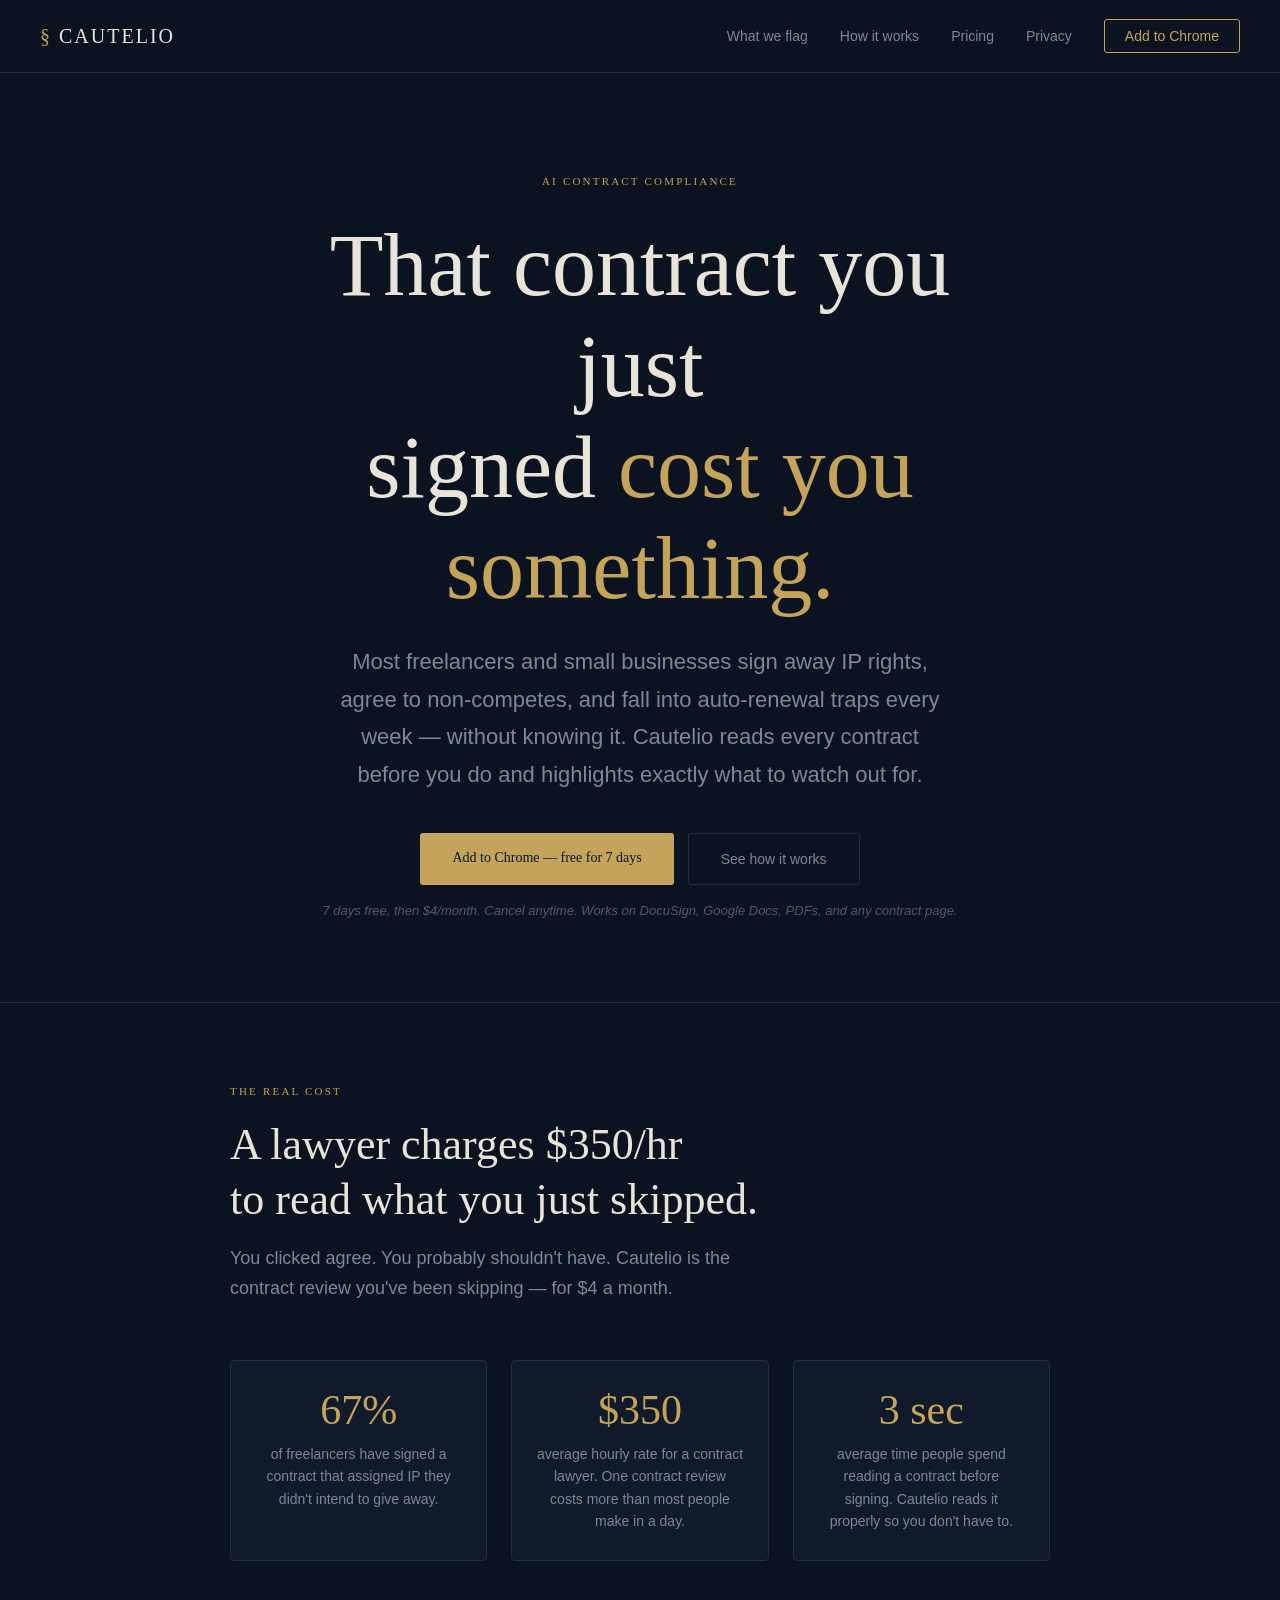
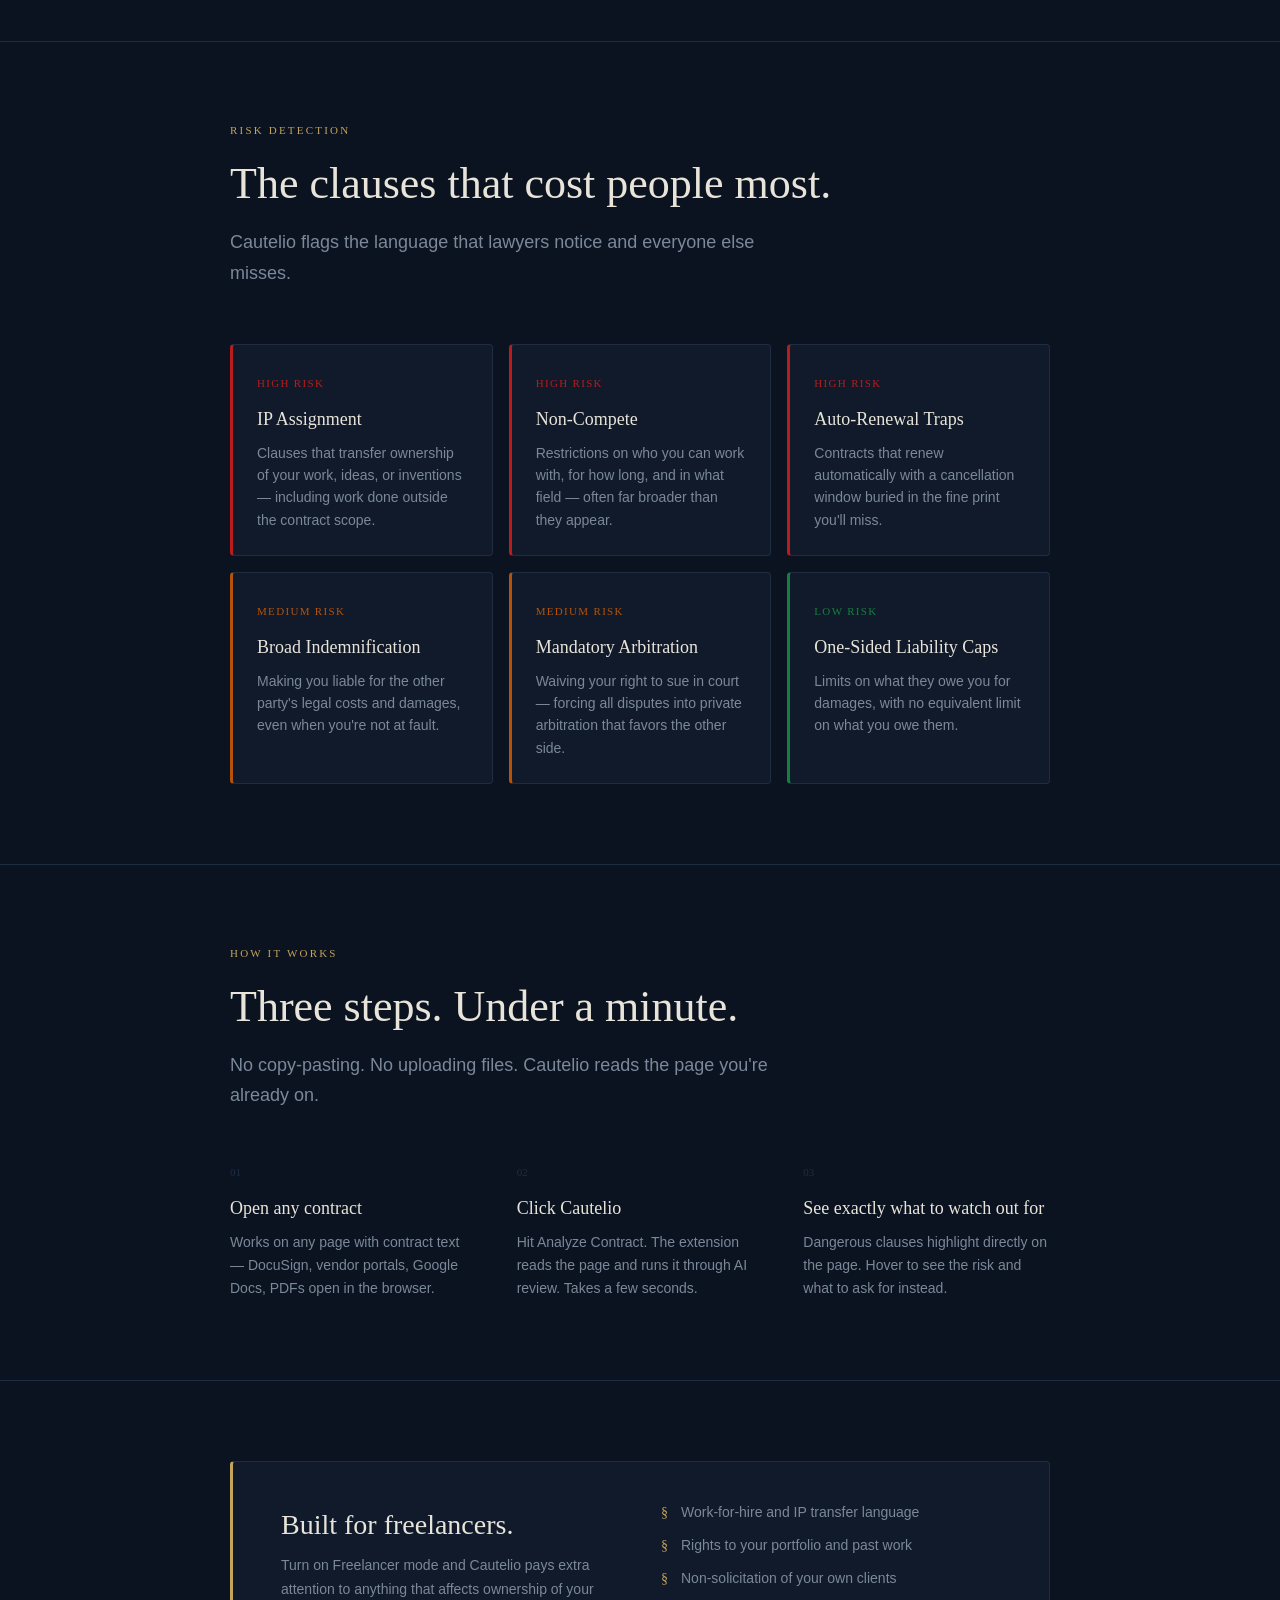
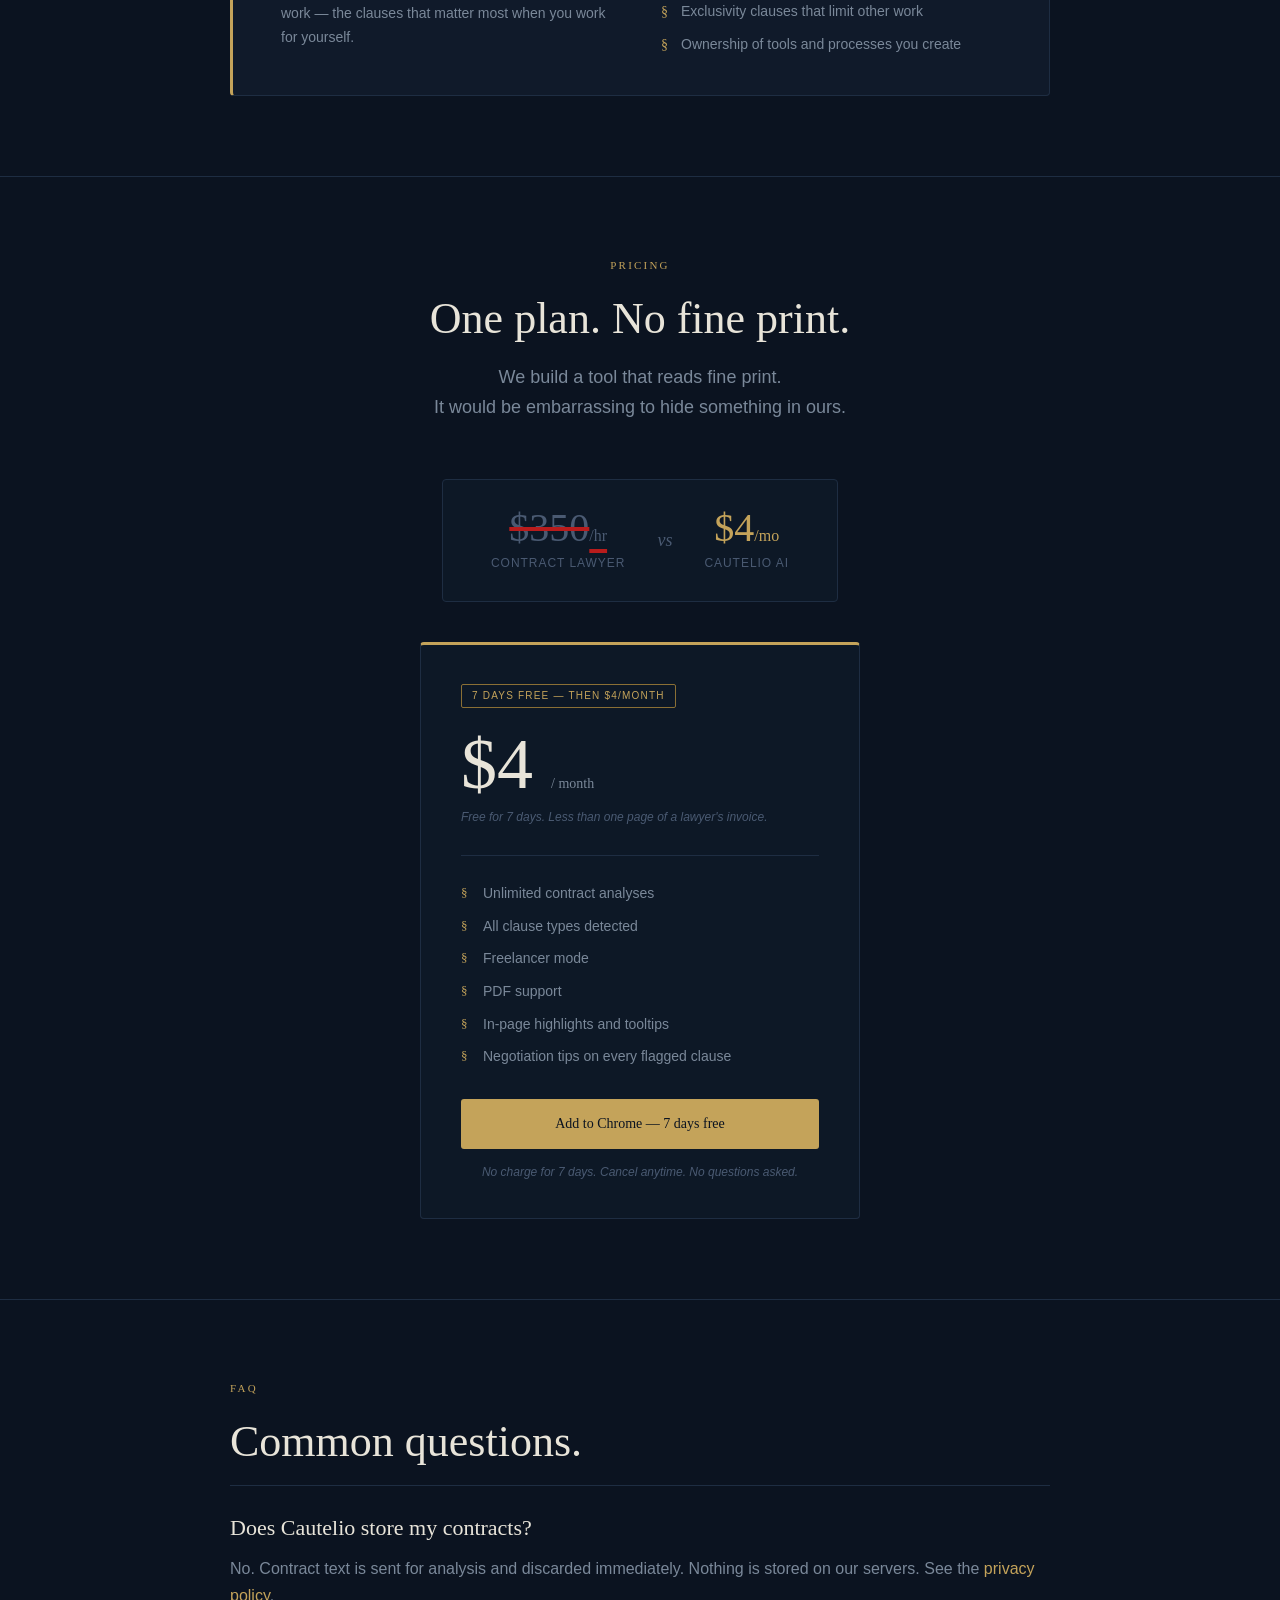
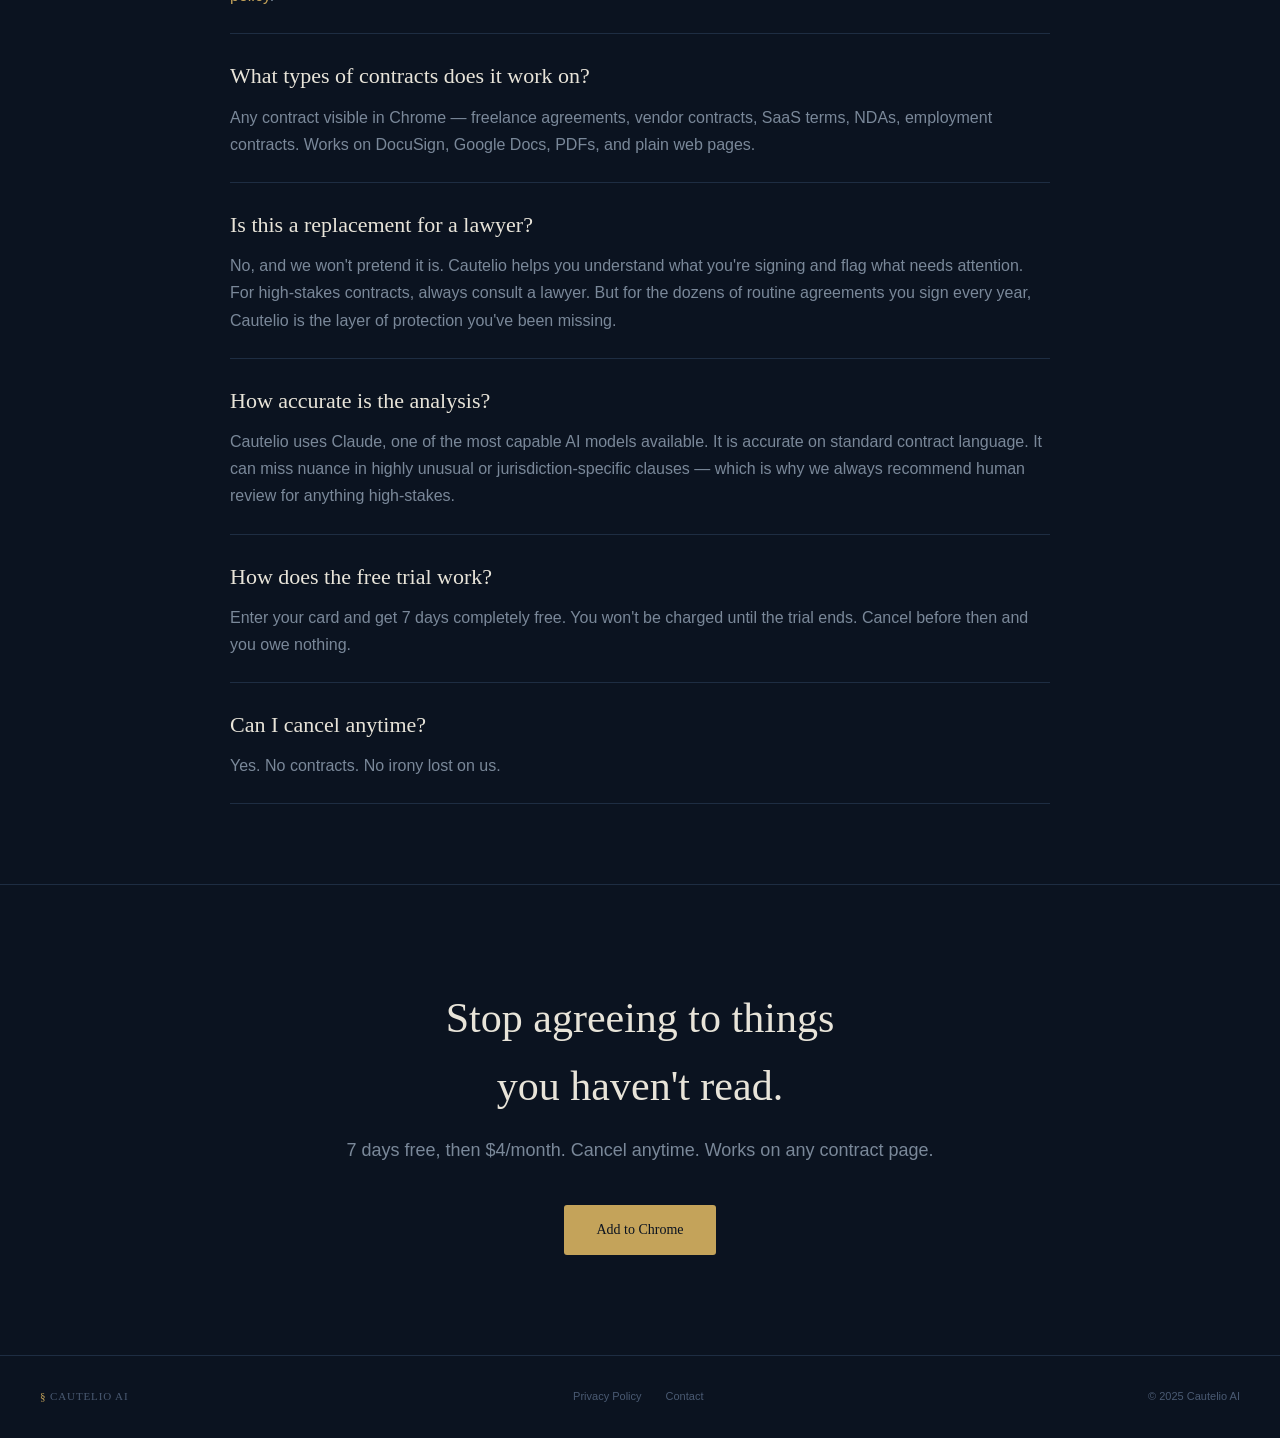
<file: website/index.html>
<!DOCTYPE html>
<html lang="en">
<head>
  <meta charset="UTF-8" />
  <meta name="viewport" content="width=device-width, initial-scale=1.0" />
  <title>Cautelio AI — Read Before You Sign</title>
  <meta name="description" content="AI contract compliance for freelancers and small businesses. Highlights dangerous clauses, explains each risk in plain English, and tells you what to negotiate. $4/month." />
  <link rel="stylesheet" href="style.css" />
  <script>
    const STRIPE_LINK = "https://buy.stripe.com/cNi14nbPQ8MIg3N9Xy04801";
    const CHROME_STORE_LINK = "https://chromewebstore.google.com/detail/cautelio-ai/bkbgicbbpcbhophlfjoiconcnflfnfgg";
    function goToCheckout(e) {
      e.preventDefault();
      window.location.href = STRIPE_LINK;
    }
    function goToStore(e) {
      e.preventDefault();
      window.location.href = CHROME_STORE_LINK;
    }
  </script>
</head>
<body>

  <nav>
    <span class="nav-logo"><span class="mark">&sect;</span> CAUTELIO</span>
    <ul class="nav-links">
      <li><a href="#risk">What we flag</a></li>
      <li><a href="#how-it-works">How it works</a></li>
      <li><a href="#pricing">Pricing</a></li>
      <li><a href="privacy.html">Privacy</a></li>
      <li><a href="https://chromewebstore.google.com/detail/cautelio-ai/bkbgicbbpcbhophlfjoiconcnflfnfgg" onclick="goToStore(event)" class="nav-cta">Add to Chrome</a></li>
    </ul>
  </nav>

  <!-- Hero -->
  <div class="hero">
    <p class="hero-eyebrow">AI Contract Compliance</p>
    <h1>That contract you just<br />signed <em>cost you something.</em></h1>
    <p class="hero-sub">
      Most freelancers and small businesses sign away IP rights, agree to non-competes, and fall into auto-renewal traps every week — without knowing it. Cautelio reads every contract before you do and highlights exactly what to watch out for.
    </p>
    <div class="hero-actions">
      <a href="https://chromewebstore.google.com/detail/cautelio-ai/bkbgicbbpcbhophlfjoiconcnflfnfgg" onclick="goToStore(event)" class="btn-primary">Add to Chrome — free for 7 days</a>
      <a href="#how-it-works" class="btn-secondary">See how it works</a>
    </div>
    <p class="hero-note">7 days free, then $4/month. Cancel anytime. Works on DocuSign, Google Docs, PDFs, and any contract page.</p>
  </div>

  <hr class="divider" />

  <!-- Pain section -->
  <section class="pain-section">
    <p class="section-label">The real cost</p>
    <h2>A lawyer charges $350/hr<br />to read what you just skipped.</h2>
    <p class="lead">You clicked agree. You probably shouldn't have. Cautelio is the contract review you've been skipping — for $4 a month.</p>

    <div class="pain-grid">
      <div class="pain-item">
        <div class="pain-number">67%</div>
        <p>of freelancers have signed a contract that assigned IP they didn't intend to give away.</p>
      </div>
      <div class="pain-item">
        <div class="pain-number">$350</div>
        <p>average hourly rate for a contract lawyer. One contract review costs more than most people make in a day.</p>
      </div>
      <div class="pain-item">
        <div class="pain-number">3 sec</div>
        <p>average time people spend reading a contract before signing. Cautelio reads it properly so you don't have to.</p>
      </div>
    </div>
  </section>

  <hr class="divider" />

  <!-- What we flag -->
  <section id="risk">
    <p class="section-label">Risk Detection</p>
    <h2>The clauses that cost people most.</h2>
    <p class="lead">Cautelio flags the language that lawyers notice and everyone else misses.</p>

    <div class="risk-grid">
      <div class="risk-card high">
        <span class="risk-badge">High Risk</span>
        <h3>IP Assignment</h3>
        <p>Clauses that transfer ownership of your work, ideas, or inventions — including work done outside the contract scope.</p>
      </div>
      <div class="risk-card high">
        <span class="risk-badge">High Risk</span>
        <h3>Non-Compete</h3>
        <p>Restrictions on who you can work with, for how long, and in what field — often far broader than they appear.</p>
      </div>
      <div class="risk-card high">
        <span class="risk-badge">High Risk</span>
        <h3>Auto-Renewal Traps</h3>
        <p>Contracts that renew automatically with a cancellation window buried in the fine print you'll miss.</p>
      </div>
      <div class="risk-card medium">
        <span class="risk-badge">Medium Risk</span>
        <h3>Broad Indemnification</h3>
        <p>Making you liable for the other party's legal costs and damages, even when you're not at fault.</p>
      </div>
      <div class="risk-card medium">
        <span class="risk-badge">Medium Risk</span>
        <h3>Mandatory Arbitration</h3>
        <p>Waiving your right to sue in court — forcing all disputes into private arbitration that favors the other side.</p>
      </div>
      <div class="risk-card low">
        <span class="risk-badge">Low Risk</span>
        <h3>One-Sided Liability Caps</h3>
        <p>Limits on what they owe you for damages, with no equivalent limit on what you owe them.</p>
      </div>
    </div>
  </section>

  <hr class="divider" />

  <!-- How it works -->
  <section id="how-it-works">
    <p class="section-label">How it works</p>
    <h2>Three steps. Under a minute.</h2>
    <p class="lead">No copy-pasting. No uploading files. Cautelio reads the page you're already on.</p>

    <div class="steps">
      <div class="step">
        <div class="step-number">01</div>
        <h3>Open any contract</h3>
        <p>Works on any page with contract text — DocuSign, vendor portals, Google Docs, PDFs open in the browser.</p>
      </div>
      <div class="step">
        <div class="step-number">02</div>
        <h3>Click Cautelio</h3>
        <p>Hit Analyze Contract. The extension reads the page and runs it through AI review. Takes a few seconds.</p>
      </div>
      <div class="step">
        <div class="step-number">03</div>
        <h3>See exactly what to watch out for</h3>
        <p>Dangerous clauses highlight directly on the page. Hover to see the risk and what to ask for instead.</p>
      </div>
    </div>
  </section>

  <hr class="divider" />

  <!-- Freelancer callout -->
  <section style="padding: 80px 40px;">
    <div class="callout">
      <div class="callout-text">
        <h2>Built for freelancers.</h2>
        <p>Turn on Freelancer mode and Cautelio pays extra attention to anything that affects ownership of your work — the clauses that matter most when you work for yourself.</p>
      </div>
      <ul class="callout-list">
        <li>Work-for-hire and IP transfer language</li>
        <li>Rights to your portfolio and past work</li>
        <li>Non-solicitation of your own clients</li>
        <li>Exclusivity clauses that limit other work</li>
        <li>Ownership of tools and processes you create</li>
      </ul>
    </div>
  </section>

  <hr class="divider" />

  <!-- Pricing -->
  <section id="pricing" class="pricing-section">
    <p class="section-label">Pricing</p>
    <h2>One plan. No fine print.</h2>
    <p class="lead">We build a tool that reads fine print.<br />It would be embarrassing to hide something in ours.</p>

    <div class="pricing-wrapper">

      <div class="pricing-compare">
        <div class="compare-item">
          <div class="compare-cost dim">$350<span>/hr</span></div>
          <div class="compare-label">Contract lawyer</div>
        </div>
        <div class="compare-vs">vs</div>
        <div class="compare-item">
          <div class="compare-cost gold">$4<span>/mo</span></div>
          <div class="compare-label">Cautelio AI</div>
        </div>
      </div>

      <div class="pricing-card">
        <div class="pricing-badge">7 days free — then $4/month</div>
        <div class="pricing-amount">$4 <span>/ month</span></div>
        <p class="pricing-tagline">Free for 7 days. Less than one page of a lawyer's invoice.</p>

        <ul class="pricing-features">
          <li>Unlimited contract analyses</li>
          <li>All clause types detected</li>
          <li>Freelancer mode</li>
          <li>PDF support</li>
          <li>In-page highlights and tooltips</li>
          <li>Negotiation tips on every flagged clause</li>
        </ul>

        <a href="https://chromewebstore.google.com/detail/cautelio-ai/bkbgicbbpcbhophlfjoiconcnflfnfgg" onclick="goToStore(event)" class="btn-primary btn-block">Add to Chrome — 7 days free</a>
        <p class="pricing-note">No charge for 7 days. Cancel anytime. No questions asked.</p>
      </div>

    </div>
  </section>

  <hr class="divider" />

  <!-- FAQ -->
  <section id="faq">
    <p class="section-label">FAQ</p>
    <h2>Common questions.</h2>

    <div class="faq-list">
      <div class="faq-item">
        <h3>Does Cautelio store my contracts?</h3>
        <p>No. Contract text is sent for analysis and discarded immediately. Nothing is stored on our servers. See the <a href="privacy.html">privacy policy</a>.</p>
      </div>
      <div class="faq-item">
        <h3>What types of contracts does it work on?</h3>
        <p>Any contract visible in Chrome — freelance agreements, vendor contracts, SaaS terms, NDAs, employment contracts. Works on DocuSign, Google Docs, PDFs, and plain web pages.</p>
      </div>
      <div class="faq-item">
        <h3>Is this a replacement for a lawyer?</h3>
        <p>No, and we won't pretend it is. Cautelio helps you understand what you're signing and flag what needs attention. For high-stakes contracts, always consult a lawyer. But for the dozens of routine agreements you sign every year, Cautelio is the layer of protection you've been missing.</p>
      </div>
      <div class="faq-item">
        <h3>How accurate is the analysis?</h3>
        <p>Cautelio uses Claude, one of the most capable AI models available. It is accurate on standard contract language. It can miss nuance in highly unusual or jurisdiction-specific clauses — which is why we always recommend human review for anything high-stakes.</p>
      </div>
      <div class="faq-item">
        <h3>How does the free trial work?</h3>
        <p>Enter your card and get 7 days completely free. You won't be charged until the trial ends. Cancel before then and you owe nothing.</p>
      </div>
      <div class="faq-item">
        <h3>Can I cancel anytime?</h3>
        <p>Yes. No contracts. No irony lost on us.</p>
      </div>
    </div>
  </section>

  <!-- CTA -->
  <div class="cta-section">
    <h2>Stop agreeing to things<br />you haven't read.</h2>
    <p>7 days free, then $4/month. Cancel anytime. Works on any contract page.</p>
    <a href="https://chromewebstore.google.com/detail/cautelio-ai/bkbgicbbpcbhophlfjoiconcnflfnfgg" onclick="goToStore(event)" class="btn-primary">Add to Chrome</a>
  </div>

  <footer>
    <span class="footer-logo"><span class="mark">&sect;</span> CAUTELIO AI</span>
    <div class="footer-links">
      <a href="privacy.html">Privacy Policy</a>
      <a href="mailto:contact@cautelioai.xyz">Contact</a>
    </div>
    <span>&copy; 2025 Cautelio AI</span>
  </footer>

</body>
</html>
</file>
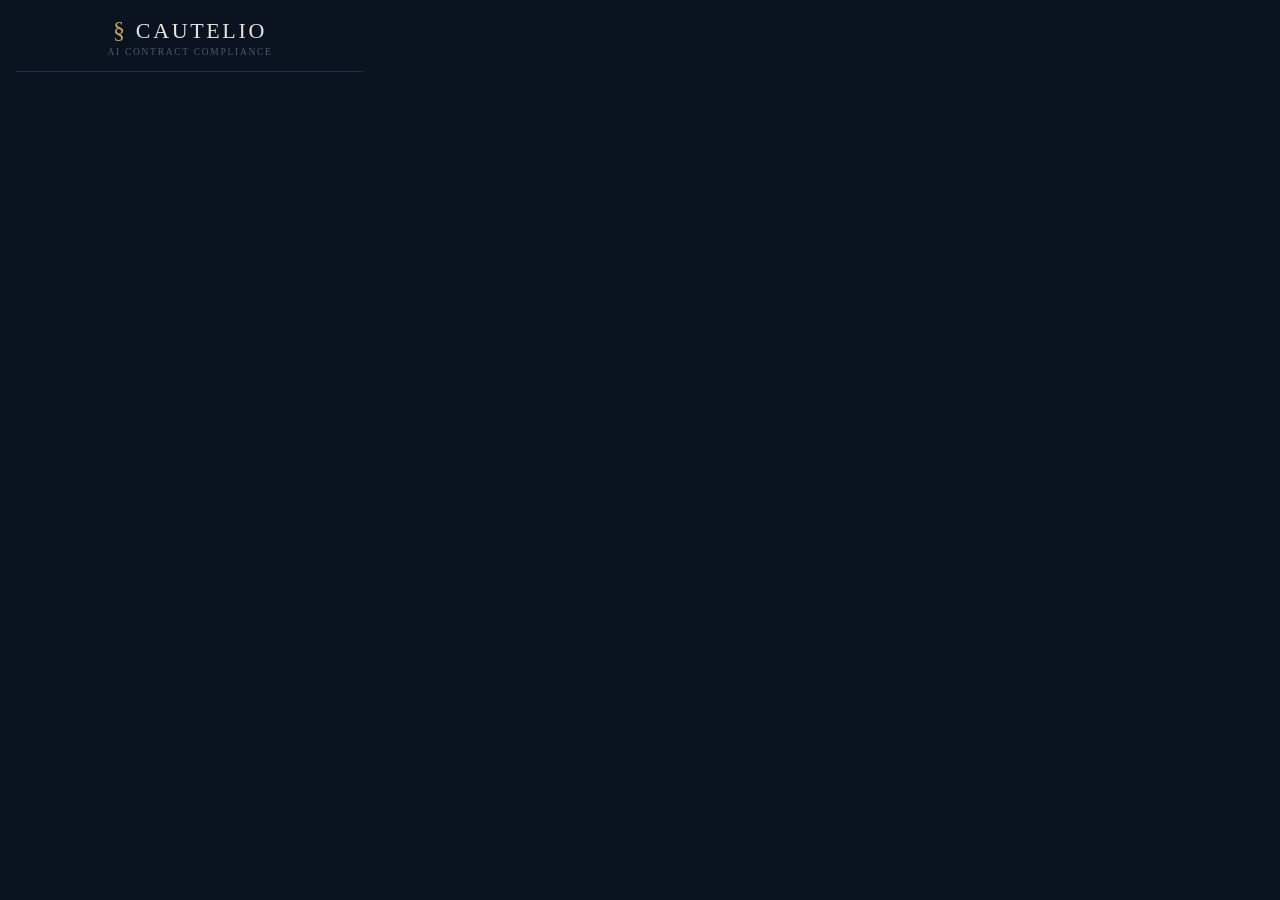
<file: extension/popup.html>
<!DOCTYPE html>
<html lang="en">
<head>
  <meta charset="utf-8" />
  <link rel="stylesheet" href="popup.css" />
</head>
<body>
  <div class="container">

    <header>
      <div class="logo">
        <span class="section-mark">&sect;</span> CAUTELIO
      </div>
      <div class="tagline">AI Contract Compliance</div>
    </header>

    <!-- Setup screen (no API key yet) -->
    <div id="setup" class="hidden">
      <p class="setup-intro">Paste your API key to activate Cautelio.</p>
      <input id="apiKeyInput" type="text" class="api-key-input"
             placeholder="caut_..." spellcheck="false" autocomplete="off" />
      <button id="saveKeyBtn" class="btn-analyze">Save Key</button>
      <div id="keyError" class="error-box hidden"></div>
      <p class="setup-link">
        No key yet?
        <a href="https://cautelioai.xyz/#pricing" target="_blank">Get a subscription →</a>
      </p>
    </div>

    <!-- Main screen -->
    <div id="main" class="hidden">
      <div class="controls">
        <span class="toggle-label">Freelancer mode</span>
        <label class="switch">
          <input type="checkbox" id="freelancerMode" />
          <span class="slider"></span>
        </label>
      </div>

      <button id="analyzeBtn" class="btn-analyze">Analyze Contract</button>

      <div id="loading" class="loading hidden">
        <div class="spinner"></div>
        <span>Scanning clauses&hellip;</span>
      </div>

      <div id="error" class="error-box hidden"></div>

      <div id="results" class="results hidden">
        <div id="riskBanner" class="risk-banner">
          <span class="risk-label">OVERALL RISK</span>
          <span id="riskValue" class="risk-value">—</span>
        </div>

        <p id="summary" class="summary"></p>

        <div id="freelancerSection" class="section hidden">
          <div class="section-title">Freelancer Flags</div>
          <ul id="freelancerList" class="flag-list"></ul>
        </div>

        <div class="section-title">Risky Clauses</div>
        <div id="clauseList"></div>

        <button id="clearBtn" class="btn-clear">Clear Highlights</button>
      </div>

      <button id="logoutBtn" class="btn-logout">Change API Key</button>
    </div>

  </div>
  <script src="popup.js"></script>
</body>
</html>
</file>
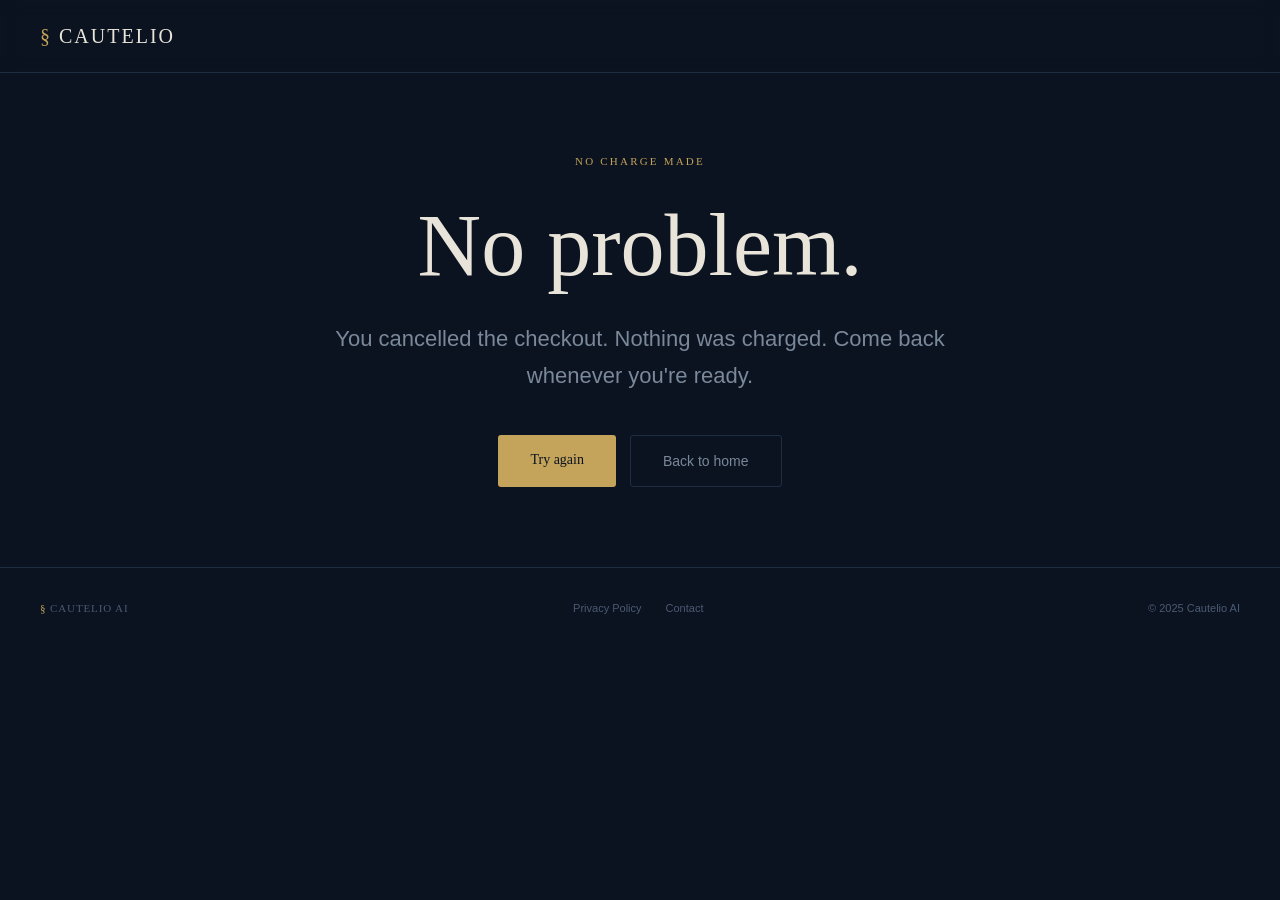
<file: website/cancel.html>
<!DOCTYPE html>
<html lang="en">
<head>
  <meta charset="UTF-8" />
  <meta name="viewport" content="width=device-width, initial-scale=1.0" />
  <title>Cancelled — Cautelio AI</title>
  <link rel="stylesheet" href="style.css" />
</head>
<body>

  <nav>
    <a href="index.html" class="nav-logo"><span class="mark">&sect;</span> CAUTELIO</a>
  </nav>

  <div class="hero" style="padding-top: 80px;">
    <p class="hero-eyebrow">No charge made</p>
    <h1>No problem.</h1>
    <p class="hero-sub">
      You cancelled the checkout. Nothing was charged. Come back whenever you're ready.
    </p>
    <div class="hero-actions">
      <a href="https://buy.stripe.com/cNi14nbPQ8MIg3N9Xy04801" class="btn-primary">Try again</a>
      <a href="index.html" class="btn-secondary">Back to home</a>
    </div>
  </div>

  <footer>
    <span class="footer-logo"><span class="mark">&sect;</span> CAUTELIO AI</span>
    <div class="footer-links">
      <a href="privacy.html">Privacy Policy</a>
      <a href="mailto:contact@cautelioai.xyz">Contact</a>
    </div>
    <span>&copy; 2025 Cautelio AI</span>
  </footer>

</body>
</html>
</file>
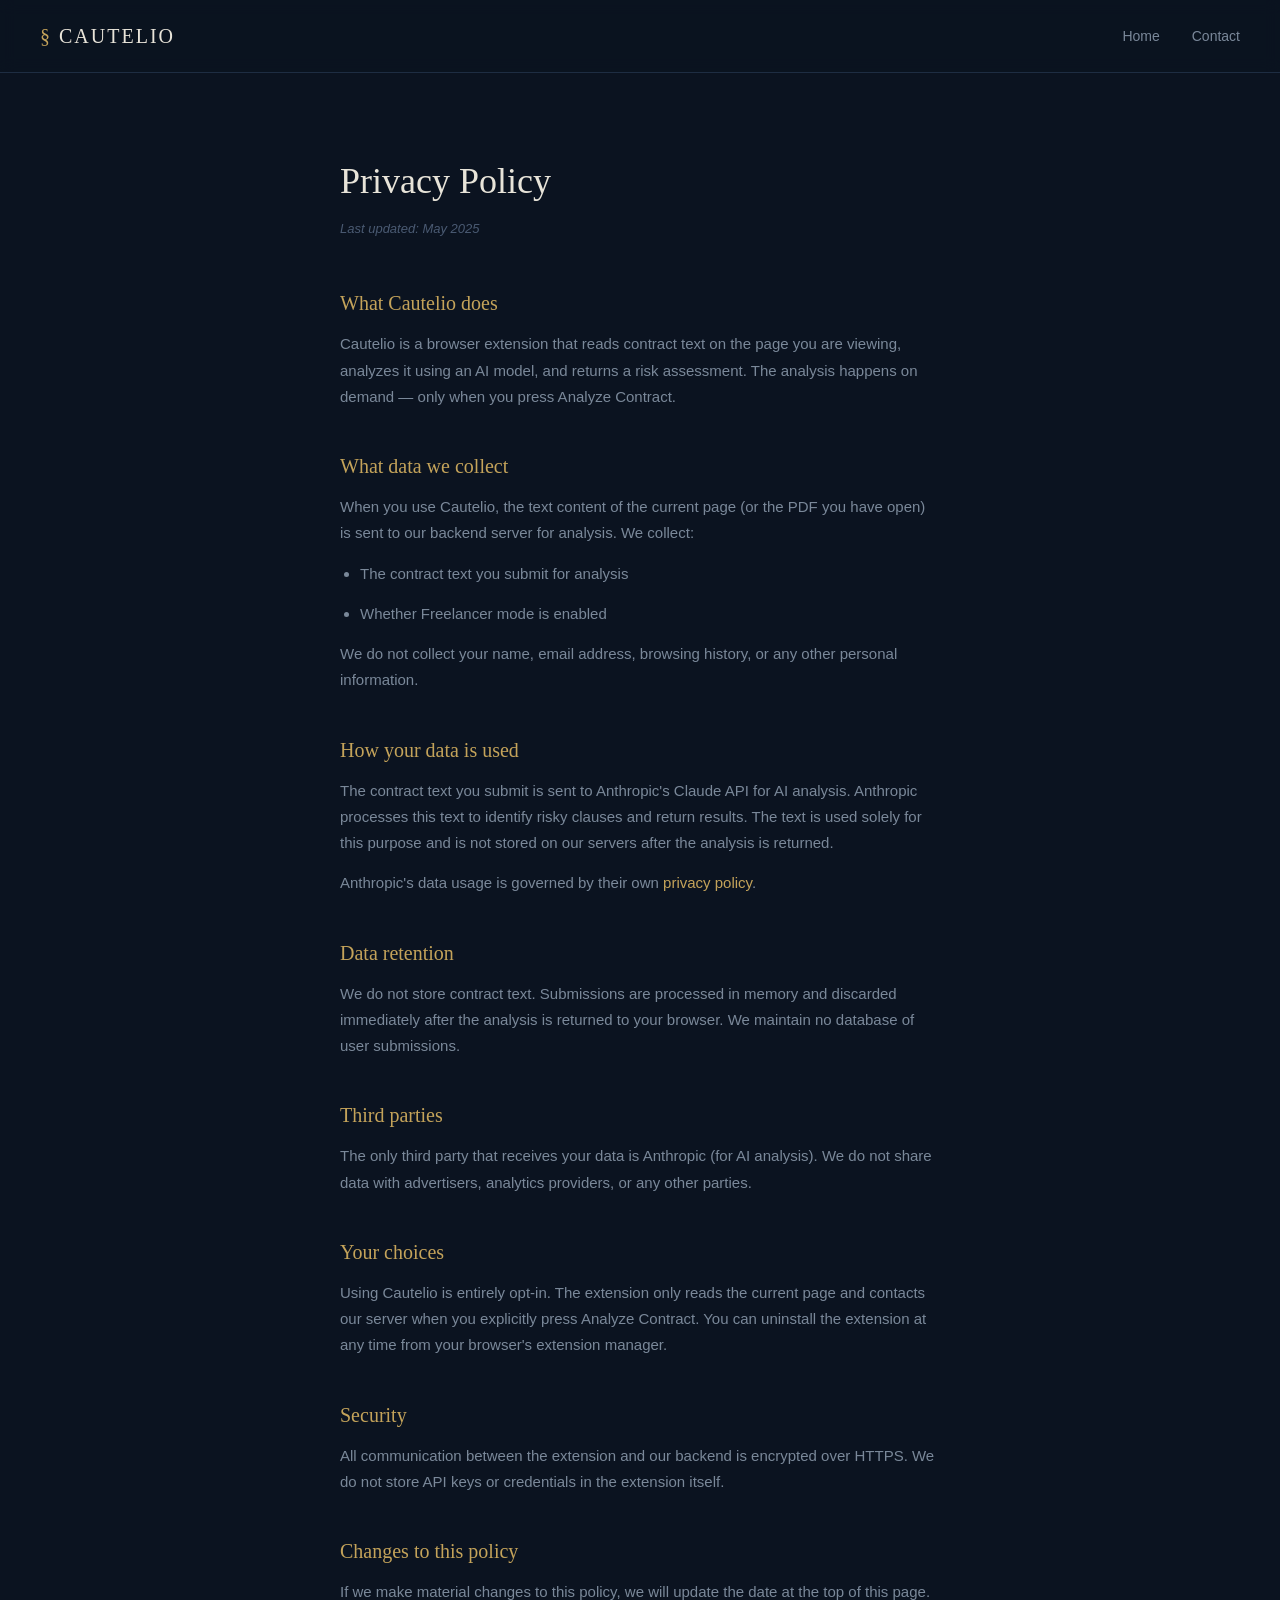
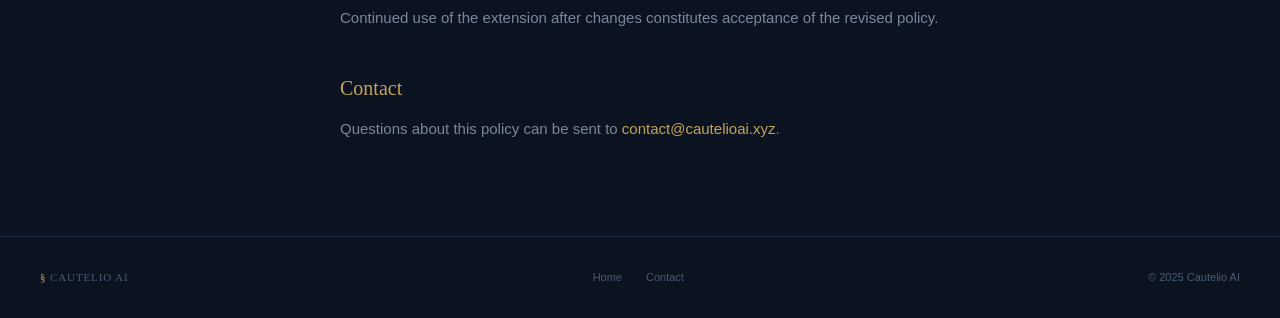
<file: website/privacy.html>
<!DOCTYPE html>
<html lang="en">
<head>
  <meta charset="UTF-8" />
  <meta name="viewport" content="width=device-width, initial-scale=1.0" />
  <title>Privacy Policy — Cautelio AI</title>
  <link rel="stylesheet" href="style.css" />
</head>
<body>

  <nav>
    <a href="index.html" class="nav-logo"><span class="mark">&sect;</span> CAUTELIO</a>
    <ul class="nav-links">
      <li><a href="index.html">Home</a></li>
      <li><a href="mailto:contact@cautelioai.xyz">Contact</a></li>
    </ul>
  </nav>

  <div class="prose">
    <h1>Privacy Policy</h1>
    <span class="date">Last updated: May 2025</span>

    <h2>What Cautelio does</h2>
    <p>Cautelio is a browser extension that reads contract text on the page you are viewing, analyzes it using an AI model, and returns a risk assessment. The analysis happens on demand — only when you press Analyze Contract.</p>

    <h2>What data we collect</h2>
    <p>When you use Cautelio, the text content of the current page (or the PDF you have open) is sent to our backend server for analysis. We collect:</p>
    <ul>
      <li>The contract text you submit for analysis</li>
      <li>Whether Freelancer mode is enabled</li>
    </ul>
    <p>We do not collect your name, email address, browsing history, or any other personal information.</p>

    <h2>How your data is used</h2>
    <p>The contract text you submit is sent to Anthropic's Claude API for AI analysis. Anthropic processes this text to identify risky clauses and return results. The text is used solely for this purpose and is not stored on our servers after the analysis is returned.</p>
    <p>Anthropic's data usage is governed by their own <a href="https://www.anthropic.com/privacy" target="_blank" rel="noopener">privacy policy</a>.</p>

    <h2>Data retention</h2>
    <p>We do not store contract text. Submissions are processed in memory and discarded immediately after the analysis is returned to your browser. We maintain no database of user submissions.</p>

    <h2>Third parties</h2>
    <p>The only third party that receives your data is Anthropic (for AI analysis). We do not share data with advertisers, analytics providers, or any other parties.</p>

    <h2>Your choices</h2>
    <p>Using Cautelio is entirely opt-in. The extension only reads the current page and contacts our server when you explicitly press Analyze Contract. You can uninstall the extension at any time from your browser's extension manager.</p>

    <h2>Security</h2>
    <p>All communication between the extension and our backend is encrypted over HTTPS. We do not store API keys or credentials in the extension itself.</p>

    <h2>Changes to this policy</h2>
    <p>If we make material changes to this policy, we will update the date at the top of this page. Continued use of the extension after changes constitutes acceptance of the revised policy.</p>

    <h2>Contact</h2>
    <p>Questions about this policy can be sent to <a href="mailto:contact@cautelioai.xyz">contact@cautelioai.xyz</a>.</p>
  </div>

  <footer>
    <span class="footer-logo"><span class="mark">&sect;</span> CAUTELIO AI</span>
    <div class="footer-links">
      <a href="index.html">Home</a>
      <a href="mailto:contact@cautelioai.xyz">Contact</a>
    </div>
    <span>&copy; 2025 Cautelio AI</span>
  </footer>

</body>
</html>
</file>
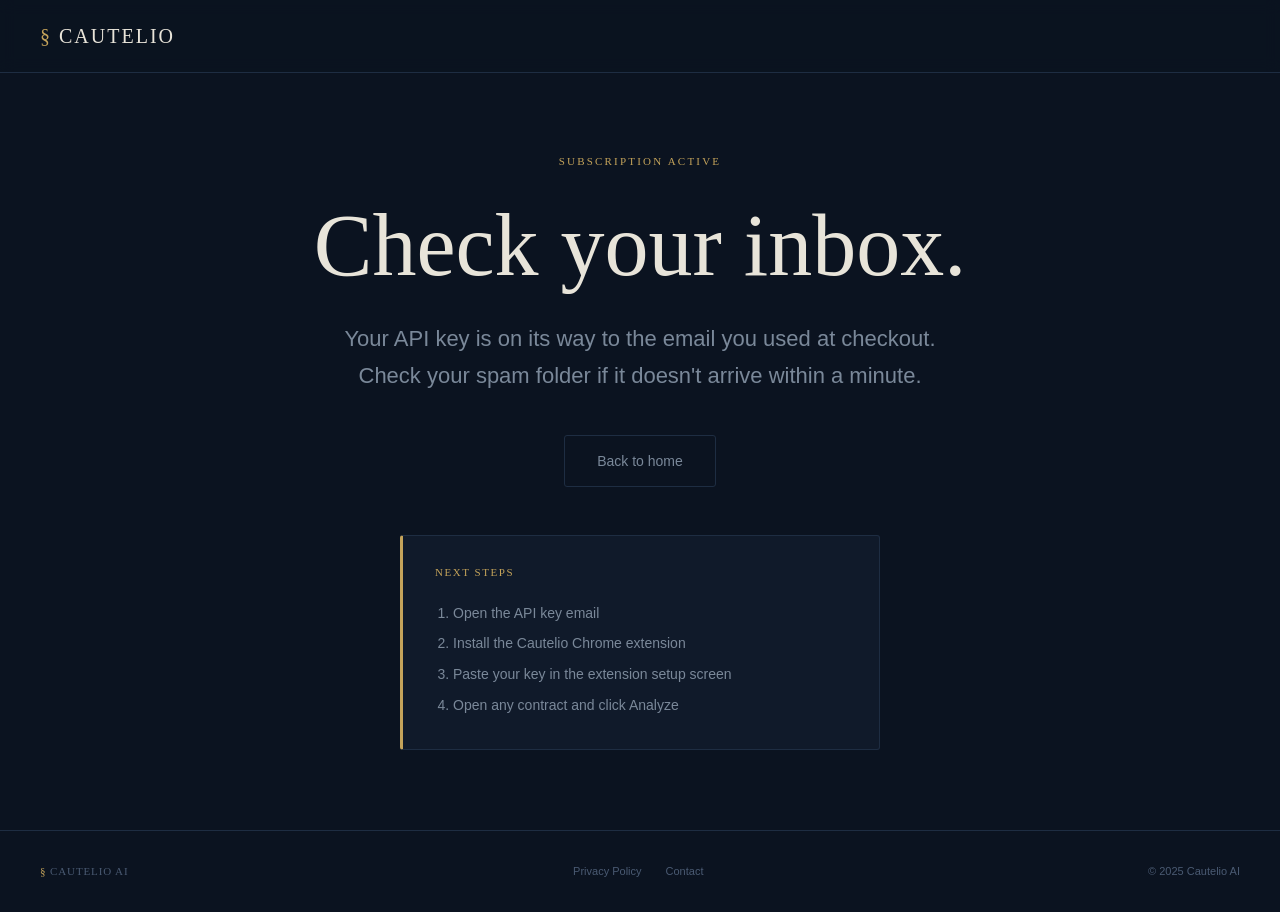
<file: website/success.html>
<!DOCTYPE html>
<html lang="en">
<head>
  <meta charset="UTF-8" />
  <meta name="viewport" content="width=device-width, initial-scale=1.0" />
  <title>You're in — Cautelio AI</title>
  <link rel="stylesheet" href="style.css" />
</head>
<body>

  <nav>
    <a href="index.html" class="nav-logo"><span class="mark">&sect;</span> CAUTELIO</a>
  </nav>

  <div class="hero" style="padding-top: 80px;">
    <p class="hero-eyebrow">Subscription active</p>
    <h1>Check your inbox.</h1>
    <p class="hero-sub">
      Your API key is on its way to the email you used at checkout. Check your spam folder if it doesn't arrive within a minute.
    </p>
    <div class="hero-actions">
      <a href="index.html" class="btn-secondary">Back to home</a>
    </div>

    <div style="max-width: 480px; margin: 48px auto 0; background: #101a2a;
                border: 1px solid #1e2d42; border-left: 3px solid #c4a35a;
                border-radius: 3px; padding: 28px 32px; text-align: left;">
      <p style="font-family: Georgia, serif; font-size: 11px; letter-spacing: 0.14em;
                 text-transform: uppercase; color: #c4a35a; margin-bottom: 16px;">
        Next steps
      </p>
      <ol style="color: #7a8899; font-size: 14px; line-height: 2.2; padding-left: 18px;">
        <li>Open the API key email</li>
        <li>Install the Cautelio Chrome extension</li>
        <li>Paste your key in the extension setup screen</li>
        <li>Open any contract and click Analyze</li>
      </ol>
    </div>
  </div>

  <footer>
    <span class="footer-logo"><span class="mark">&sect;</span> CAUTELIO AI</span>
    <div class="footer-links">
      <a href="privacy.html">Privacy Policy</a>
      <a href="mailto:contact@cautelioai.xyz">Contact</a>
    </div>
    <span>&copy; 2025 Cautelio AI</span>
  </footer>

</body>
</html>
</file>
<file: website/style.css>
*, *::before, *::after {
  box-sizing: border-box;
  margin: 0;
  padding: 0;
}

:root {
  --navy: #0b1320;
  --navy-light: #101a2a;
  --navy-border: #1e2d42;
  --gold: #c4a35a;
  --gold-dim: #8a6f35;
  --crimson: #b91c1c;
  --amber: #b45309;
  --green: #15803d;
  --text: #e8e4d9;
  --text-muted: #7a8899;
  --text-dim: #4a5a72;
}

html {
  scroll-behavior: smooth;
}

body {
  background: var(--navy);
  color: var(--text);
  font-family: 'Segoe UI', -apple-system, BlinkMacSystemFont, sans-serif;
  font-size: 16px;
  line-height: 1.6;
}

a {
  color: var(--gold);
  text-decoration: none;
}

a:hover {
  text-decoration: underline;
}

/* ── Nav ── */
nav {
  display: flex;
  align-items: center;
  justify-content: space-between;
  padding: 20px 40px;
  border-bottom: 1px solid var(--navy-border);
  position: sticky;
  top: 0;
  background: rgba(11, 19, 32, 0.95);
  backdrop-filter: blur(8px);
  z-index: 100;
}

.nav-logo {
  font-family: Georgia, serif;
  font-size: 20px;
  letter-spacing: 0.1em;
  color: var(--text);
}

.nav-logo .mark {
  color: var(--gold);
}

.nav-links {
  display: flex;
  gap: 32px;
  list-style: none;
}

.nav-links a {
  color: var(--text-muted);
  font-size: 14px;
  transition: color 0.15s;
}

.nav-links a:hover {
  color: var(--text);
  text-decoration: none;
}

.nav-cta {
  background: transparent;
  border: 1px solid var(--gold);
  color: var(--gold) !important;
  padding: 8px 20px;
  border-radius: 3px;
  font-size: 14px;
  transition: background 0.15s, color 0.15s !important;
}

.nav-cta:hover {
  background: var(--gold) !important;
  color: var(--navy) !important;
  text-decoration: none !important;
}

/* ── Hero ── */
.hero {
  max-width: 780px;
  margin: 0 auto;
  padding: 100px 40px 80px;
  text-align: center;
}

.hero-eyebrow {
  font-family: Georgia, serif;
  font-size: 11px;
  letter-spacing: 0.2em;
  text-transform: uppercase;
  color: var(--gold);
  margin-bottom: 24px;
}

.hero h1 {
  font-family: Georgia, serif;
  font-size: clamp(48px, 8vw, 88px);
  font-weight: normal;
  line-height: 1.15;
  color: var(--text);
  margin-bottom: 24px;
}

.hero h1 em {
  color: var(--gold);
  font-style: normal;
}

.hero-sub {
  font-size: 22px;
  color: var(--text-muted);
  max-width: 620px;
  margin: 0 auto 40px;
  line-height: 1.7;
}

.hero-actions {
  display: flex;
  gap: 14px;
  justify-content: center;
  flex-wrap: wrap;
}

.btn-primary {
  display: inline-block;
  padding: 14px 32px;
  background: var(--gold);
  color: var(--navy);
  font-family: Georgia, serif;
  font-size: 14px;
  border-radius: 3px;
  transition: background 0.15s;
}

.btn-primary:hover {
  background: #d4b46a;
  text-decoration: none;
}

.btn-secondary {
  display: inline-block;
  padding: 14px 32px;
  border: 1px solid var(--navy-border);
  color: var(--text-muted);
  font-size: 14px;
  border-radius: 3px;
  transition: border-color 0.15s, color 0.15s;
}

.btn-secondary:hover {
  border-color: var(--text-muted);
  color: var(--text);
  text-decoration: none;
}

.hero-note {
  margin-top: 16px;
  font-size: 13px;
  color: var(--text-dim);
  font-style: italic;
}

/* ── Divider ── */
.divider {
  border: none;
  border-top: 1px solid var(--navy-border);
  margin: 0;
}

/* ── Sections ── */
section {
  max-width: 900px;
  margin: 0 auto;
  padding: 80px 40px;
}

.section-label {
  font-family: Georgia, serif;
  font-size: 11px;
  letter-spacing: 0.2em;
  text-transform: uppercase;
  color: var(--gold);
  margin-bottom: 16px;
}

section h2 {
  font-family: Georgia, serif;
  font-size: clamp(28px, 4vw, 44px);
  font-weight: normal;
  line-height: 1.25;
  margin-bottom: 16px;
}

section .lead {
  font-size: 18px;
  color: var(--text-muted);
  max-width: 560px;
  line-height: 1.7;
  margin-bottom: 56px;
}

/* ── Risk cards ── */
.risk-grid {
  display: grid;
  grid-template-columns: repeat(auto-fit, minmax(240px, 1fr));
  gap: 16px;
}

.risk-card {
  background: var(--navy-light);
  border: 1px solid var(--navy-border);
  border-radius: 4px;
  padding: 24px;
  border-left: 3px solid var(--navy-border);
}

.risk-card.high   { border-left-color: var(--crimson); }
.risk-card.medium { border-left-color: var(--amber); }
.risk-card.low    { border-left-color: var(--green); }

.risk-badge {
  display: inline-block;
  font-family: Georgia, serif;
  font-size: 11px;
  letter-spacing: 0.12em;
  text-transform: uppercase;
  margin-bottom: 12px;
}

.high  .risk-badge { color: var(--crimson); }
.medium .risk-badge { color: var(--amber); }
.low   .risk-badge { color: var(--green); }

.risk-card h3 {
  font-family: Georgia, serif;
  font-size: 18px;
  font-weight: normal;
  margin-bottom: 8px;
}

.risk-card p {
  font-size: 14px;
  color: var(--text-muted);
  line-height: 1.6;
}

/* ── How it works ── */
.steps {
  display: grid;
  grid-template-columns: repeat(auto-fit, minmax(220px, 1fr));
  gap: 40px;
}

.step-number {
  font-family: Georgia, serif;
  font-size: 11px;
  color: var(--navy-border);
  line-height: 1;
  margin-bottom: 16px;
}

.step h3 {
  font-family: Georgia, serif;
  font-size: 18px;
  font-weight: normal;
  margin-bottom: 8px;
}

.step p {
  font-size: 14px;
  color: var(--text-muted);
  line-height: 1.65;
}

/* ── Freelancer callout ── */
.callout {
  background: var(--navy-light);
  border: 1px solid var(--navy-border);
  border-left: 3px solid var(--gold);
  border-radius: 4px;
  padding: 40px 48px;
  display: grid;
  grid-template-columns: 1fr 1fr;
  gap: 40px;
  align-items: center;
  max-width: 900px;
  margin: 0 auto;
}

.callout-text h2 {
  font-family: Georgia, serif;
  font-size: 28px;
  font-weight: normal;
  margin-bottom: 12px;
}

.callout-text p {
  font-size: 14px;
  color: var(--text-muted);
  line-height: 1.7;
}

.callout-list {
  list-style: none;
  display: flex;
  flex-direction: column;
  gap: 12px;
}

.callout-list li {
  font-size: 14px;
  color: var(--text-muted);
  padding-left: 20px;
  position: relative;
  line-height: 1.5;
}

.callout-list li::before {
  content: '§';
  position: absolute;
  left: 0;
  color: var(--gold);
  font-family: Georgia, serif;
}

/* ── CTA ── */
.cta-section {
  text-align: center;
  padding: 100px 40px;
  border-top: 1px solid var(--navy-border);
}

.cta-section h2 {
  font-family: Georgia, serif;
  font-size: clamp(28px, 4vw, 42px);
  font-weight: normal;
  margin-bottom: 16px;
}

.cta-section p {
  color: var(--text-muted);
  font-size: 18px;
  margin-bottom: 40px;
}

/* ── Footer ── */
footer {
  border-top: 1px solid var(--navy-border);
  padding: 32px 40px;
  display: flex;
  align-items: center;
  justify-content: space-between;
  font-size: 11px;
  color: var(--text-dim);
}

.footer-logo {
  font-family: Georgia, serif;
  letter-spacing: 0.08em;
}

.footer-logo .mark {
  color: var(--gold);
}

.footer-links {
  display: flex;
  gap: 24px;
}

.footer-links a {
  color: var(--text-dim);
  font-size: 11px;
}

.footer-links a:hover {
  color: var(--text-muted);
}

/* ── Pain section ── */
.pain-section {
  max-width: 900px;
  margin: 0 auto;
  padding: 80px 40px;
}

.pain-grid {
  display: grid;
  grid-template-columns: repeat(auto-fit, minmax(220px, 1fr));
  gap: 24px;
  margin-top: 48px;
}

.pain-item {
  background: var(--navy-light);
  border: 1px solid var(--navy-border);
  border-radius: 4px;
  padding: 28px 24px;
  text-align: center;
}

.pain-number {
  font-family: Georgia, serif;
  font-size: 42px;
  color: var(--gold);
  line-height: 1;
  margin-bottom: 12px;
}

.pain-item p {
  font-size: 14px;
  color: var(--text-muted);
  line-height: 1.6;
}

/* ── Pricing ── */
.pricing-section {
  max-width: 900px;
  margin: 0 auto;
  padding: 80px 40px;
  text-align: center;
}

.pricing-section .lead {
  max-width: 500px;
  margin: 0 auto 56px;
}

.pricing-wrapper {
  display: flex;
  flex-direction: column;
  align-items: center;
  gap: 40px;
}

.pricing-compare {
  display: flex;
  align-items: center;
  gap: 32px;
  background: #0d1826;
  border: 1px solid var(--navy-border);
  border-radius: 4px;
  padding: 28px 48px;
}

.compare-item {
  text-align: center;
}

.compare-cost {
  font-family: Georgia, serif;
  font-size: 40px;
  line-height: 1;
  margin-bottom: 6px;
}

.compare-cost span {
  font-size: 16px;
}

.compare-cost.dim {
  color: var(--text-dim);
  text-decoration: line-through;
  text-decoration-color: var(--crimson);
}

.compare-cost.gold {
  color: var(--gold);
}

.compare-label {
  font-size: 12px;
  letter-spacing: 0.08em;
  text-transform: uppercase;
  color: var(--text-dim);
}

.compare-vs {
  font-family: Georgia, serif;
  font-size: 18px;
  color: var(--text-dim);
  font-style: italic;
}

.pricing-card {
  width: 100%;
  max-width: 440px;
  background: #0d1826;
  border: 1px solid var(--navy-border);
  border-top: 3px solid var(--gold);
  border-radius: 4px;
  padding: 36px 40px;
  text-align: left;
}

.pricing-badge {
  display: inline-block;
  font-size: 10px;
  letter-spacing: 0.12em;
  text-transform: uppercase;
  color: var(--gold);
  border: 1px solid var(--gold-dim);
  border-radius: 2px;
  padding: 3px 10px;
  margin-bottom: 20px;
}

.pricing-amount {
  font-family: Georgia, serif;
  font-size: 72px;
  color: var(--text);
  line-height: 1;
  margin-bottom: 8px;
}

.pricing-amount span {
  font-size: 14px;
  color: var(--text-muted);
}

.pricing-tagline {
  font-size: 12px;
  color: var(--text-dim);
  font-style: italic;
  margin-bottom: 28px;
  padding-bottom: 28px;
  border-bottom: 1px solid var(--navy-border);
}

.pricing-features {
  list-style: none;
  margin-bottom: 32px;
  display: flex;
  flex-direction: column;
  gap: 13px;
}

.pricing-features li {
  font-size: 14px;
  color: var(--text-muted);
  padding-left: 22px;
  position: relative;
  line-height: 1.4;
}

.pricing-features li::before {
  content: '§';
  position: absolute;
  left: 0;
  color: var(--gold);
  font-family: Georgia, serif;
  font-size: 13px;
}

.btn-block {
  display: block;
  text-align: center;
  width: 100%;
}

.pricing-note {
  text-align: center;
  margin-top: 14px;
  font-size: 12px;
  color: var(--text-dim);
  font-style: italic;
}

/* ── FAQ ── */
.faq-list {
  display: flex;
  flex-direction: column;
  gap: 0;
  margin-top: 8px;
}

.faq-item {
  padding: 24px 0;
  border-bottom: 1px solid var(--navy-border);
}

.faq-item:first-child {
  border-top: 1px solid var(--navy-border);
}

.faq-item h3 {
  font-family: Georgia, serif;
  font-size: 22px;
  font-weight: normal;
  color: var(--text);
  margin-bottom: 10px;
}

.faq-item p {
  font-size: 16px;
  color: var(--text-muted);
  line-height: 1.7;
}

/* ── Privacy page ── */
.prose {
  max-width: 680px;
  margin: 0 auto;
  padding: 80px 40px;
}

.prose h1 {
  font-family: Georgia, serif;
  font-size: 36px;
  font-weight: normal;
  margin-bottom: 8px;
}

.prose .date {
  font-size: 13px;
  color: var(--text-dim);
  font-style: italic;
  margin-bottom: 48px;
  display: block;
}

.prose h2 {
  font-family: Georgia, serif;
  font-size: 20px;
  font-weight: normal;
  margin: 40px 0 12px;
  color: var(--gold);
}

.prose p, .prose li {
  font-size: 15px;
  color: var(--text-muted);
  line-height: 1.75;
  margin-bottom: 14px;
}

.prose ul {
  padding-left: 20px;
  margin-bottom: 14px;
}

.prose a {
  color: var(--gold);
}

@media (max-width: 680px) {
  nav { padding: 16px 20px; }
  .nav-links { display: none; }
  .hero { padding: 60px 20px 60px; }
  section { padding: 60px 20px; }
  .callout { grid-template-columns: 1fr; padding: 28px 24px; }
  footer { flex-direction: column; gap: 16px; text-align: center; }
  .prose { padding: 60px 20px; }
}
</file>
<file: extension/popup.css>
* {
  box-sizing: border-box;
  margin: 0;
  padding: 0;
}

body {
  width: 380px;
  background: #0b1320;
  color: #e8e4d9;
  font-family: 'Segoe UI', -apple-system, BlinkMacSystemFont, sans-serif;
  font-size: 13px;
}

.container {
  padding: 18px 16px 16px;
}

/* Header */
header {
  text-align: center;
  margin-bottom: 16px;
  padding-bottom: 14px;
  border-bottom: 1px solid #1e2d42;
}

.logo {
  font-family: Georgia, 'Book Antiqua', Palatino, serif;
  font-size: 22px;
  font-weight: normal;
  letter-spacing: 0.12em;
  color: #e8e4d9;
  line-height: 1;
}

.logo .section-mark {
  color: #c4a35a;
  font-size: 24px;
  vertical-align: baseline;
}

.tagline {
  margin-top: 5px;
  font-size: 9.5px;
  letter-spacing: 0.18em;
  text-transform: uppercase;
  color: #4a5a72;
  font-family: Georgia, serif;
}

/* Controls */
.controls {
  display: flex;
  align-items: center;
  justify-content: space-between;
  background: #101a2a;
  border: 1px solid #1e2d42;
  border-radius: 4px;
  padding: 10px 12px;
  margin-bottom: 12px;
}

.toggle-label {
  color: #8a96aa;
  font-size: 12px;
  font-style: italic;
}

.switch {
  position: relative;
  display: inline-block;
  width: 34px;
  height: 18px;
}

.switch input {
  opacity: 0;
  width: 0;
  height: 0;
}

.slider {
  position: absolute;
  inset: 0;
  background: #1e2d42;
  border-radius: 18px;
  cursor: pointer;
  transition: background 0.2s;
}

.slider::before {
  content: '';
  position: absolute;
  width: 12px;
  height: 12px;
  left: 3px;
  top: 3px;
  background: #4a5a72;
  border-radius: 50%;
  transition: transform 0.2s, background 0.2s;
}

.switch input:checked + .slider {
  background: #1e2d42;
}

.switch input:checked + .slider::before {
  transform: translateX(16px);
  background: #c4a35a;
}

/* Analyze button */
.btn-analyze {
  width: 100%;
  padding: 11px;
  background: #1a2e48;
  color: #c4a35a;
  font-family: Georgia, serif;
  font-size: 13px;
  font-style: italic;
  letter-spacing: 0.06em;
  border: 1px solid #c4a35a;
  border-radius: 3px;
  cursor: pointer;
  transition: background 0.15s, color 0.15s;
}

.btn-analyze:hover {
  background: #c4a35a;
  color: #0b1320;
}

.btn-analyze:disabled {
  opacity: 0.35;
  cursor: not-allowed;
}

/* Loading */
.loading {
  display: flex;
  align-items: center;
  gap: 10px;
  justify-content: center;
  padding: 20px 0;
  color: #4a5a72;
  font-size: 12px;
  font-style: italic;
}

.spinner {
  width: 16px;
  height: 16px;
  border: 2px solid #1e2d42;
  border-top-color: #c4a35a;
  border-radius: 50%;
  animation: spin 0.8s linear infinite;
}

@keyframes spin {
  to { transform: rotate(360deg); }
}

/* Error */
.error-box {
  margin-top: 12px;
  padding: 10px 12px;
  background: rgba(185, 28, 28, 0.1);
  border: 1px solid rgba(185, 28, 28, 0.35);
  border-left: 3px solid #b91c1c;
  border-radius: 3px;
  color: #e57373;
  font-size: 12px;
  line-height: 1.5;
}

/* Results */
.results {
  margin-top: 14px;
}

.risk-banner {
  display: flex;
  align-items: center;
  justify-content: space-between;
  padding: 10px 12px;
  background: #101a2a;
  border: 1px solid #1e2d42;
  border-radius: 3px;
  margin-bottom: 10px;
}

.risk-label {
  font-size: 9.5px;
  letter-spacing: 0.14em;
  text-transform: uppercase;
  color: #4a5a72;
  font-family: Georgia, serif;
}

.risk-value {
  font-family: Georgia, serif;
  font-size: 13px;
  font-weight: normal;
  letter-spacing: 0.1em;
  text-transform: uppercase;
}

.risk-value.high   { color: #b91c1c; }
.risk-value.medium { color: #b45309; }
.risk-value.low    { color: #15803d; }

.summary {
  font-size: 12px;
  line-height: 1.65;
  color: #8a96aa;
  margin-bottom: 14px;
  font-style: italic;
  border-left: 2px solid #1e2d42;
  padding-left: 10px;
}

.section {
  margin-bottom: 12px;
}

.section-title {
  font-family: Georgia, serif;
  font-size: 10px;
  letter-spacing: 0.14em;
  text-transform: uppercase;
  color: #c4a35a;
  margin-bottom: 8px;
  padding-bottom: 4px;
  border-bottom: 1px solid #1e2d42;
}

/* Freelancer flags */
.flag-list {
  list-style: none;
  display: flex;
  flex-direction: column;
  gap: 6px;
}

.flag-list li {
  font-size: 12px;
  color: #d4a017;
  padding: 7px 10px;
  background: rgba(196, 163, 90, 0.07);
  border-left: 2px solid #c4a35a;
  border-radius: 0 3px 3px 0;
  line-height: 1.5;
  font-style: italic;
}

/* Clause cards */
#clauseList {
  display: flex;
  flex-direction: column;
  gap: 6px;
  margin-bottom: 14px;
}

.clause-card {
  background: #101a2a;
  border: 1px solid #1e2d42;
  border-radius: 3px;
  border-left: 3px solid #1e2d42;
  overflow: hidden;
}

.clause-card.high   { border-left-color: #b91c1c; }
.clause-card.medium { border-left-color: #b45309; }
.clause-card.low    { border-left-color: #15803d; }

.clause-header {
  display: flex;
  align-items: center;
  justify-content: space-between;
  padding: 9px 10px;
  cursor: pointer;
  user-select: none;
}

.clause-header:hover {
  background: rgba(196, 163, 90, 0.04);
}

.clause-meta {
  display: flex;
  align-items: center;
  gap: 8px;
}

.clause-dot {
  width: 5px;
  height: 5px;
  border-radius: 50%;
  flex-shrink: 0;
}

.high   .clause-dot { background: #b91c1c; }
.medium .clause-dot { background: #b45309; }
.low    .clause-dot { background: #15803d; }

.clause-type {
  font-family: Georgia, serif;
  font-size: 11px;
  text-transform: capitalize;
  color: #c4c8d4;
  letter-spacing: 0.03em;
}

.chevron {
  font-size: 9px;
  color: #4a5a72;
  transition: transform 0.2s;
}

.clause-card.open .chevron {
  transform: rotate(180deg);
}

.clause-body {
  padding: 0 10px;
  max-height: 0;
  overflow: hidden;
  transition: max-height 0.2s ease, padding 0.2s;
}

.clause-card.open .clause-body {
  padding: 0 10px 10px;
  max-height: 220px;
}

.clause-explanation {
  font-size: 12px;
  line-height: 1.6;
  color: #c4c8d4;
  margin-bottom: 7px;
}

.clause-tip {
  font-size: 11.5px;
  line-height: 1.5;
  color: #c4a35a;
  border-top: 1px solid #1e2d42;
  padding-top: 7px;
  font-style: italic;
}

.clause-tip::before {
  content: 'Negotiate: ';
  font-weight: 600;
  font-style: normal;
}

/* Clear button */
.btn-clear {
  width: 100%;
  padding: 8px;
  background: transparent;
  color: #4a5a72;
  font-size: 11px;
  font-style: italic;
  border: 1px solid #1e2d42;
  border-radius: 3px;
  cursor: pointer;
  transition: color 0.15s, border-color 0.15s;
}

.btn-clear:hover {
  color: #8a96aa;
  border-color: #2a3a52;
}

/* ── Setup screen ── */
.setup-intro {
  font-size: 13px;
  color: #8a96aa;
  line-height: 1.6;
  margin-bottom: 12px;
  font-style: italic;
}

.api-key-input {
  width: 100%;
  background: #101a2a;
  border: 1px solid #1e2d42;
  border-radius: 3px;
  padding: 10px 12px;
  font-family: monospace;
  font-size: 12px;
  color: #c4a35a;
  letter-spacing: 0.04em;
  outline: none;
  margin-bottom: 10px;
  transition: border-color 0.15s;
}

.api-key-input:focus {
  border-color: #c4a35a;
}

.setup-link {
  margin-top: 12px;
  font-size: 12px;
  color: #4a5a72;
  text-align: center;
}

.setup-link a {
  color: #c4a35a;
  text-decoration: none;
}

.setup-link a:hover {
  text-decoration: underline;
}

/* ── Logout ── */
.btn-logout {
  width: 100%;
  margin-top: 10px;
  padding: 6px;
  background: transparent;
  color: #4a5a72;
  font-size: 11px;
  font-style: italic;
  border: none;
  cursor: pointer;
  transition: color 0.15s;
}

.btn-logout:hover {
  color: #8a96aa;
}

.hidden { display: none !important; }
</file>
